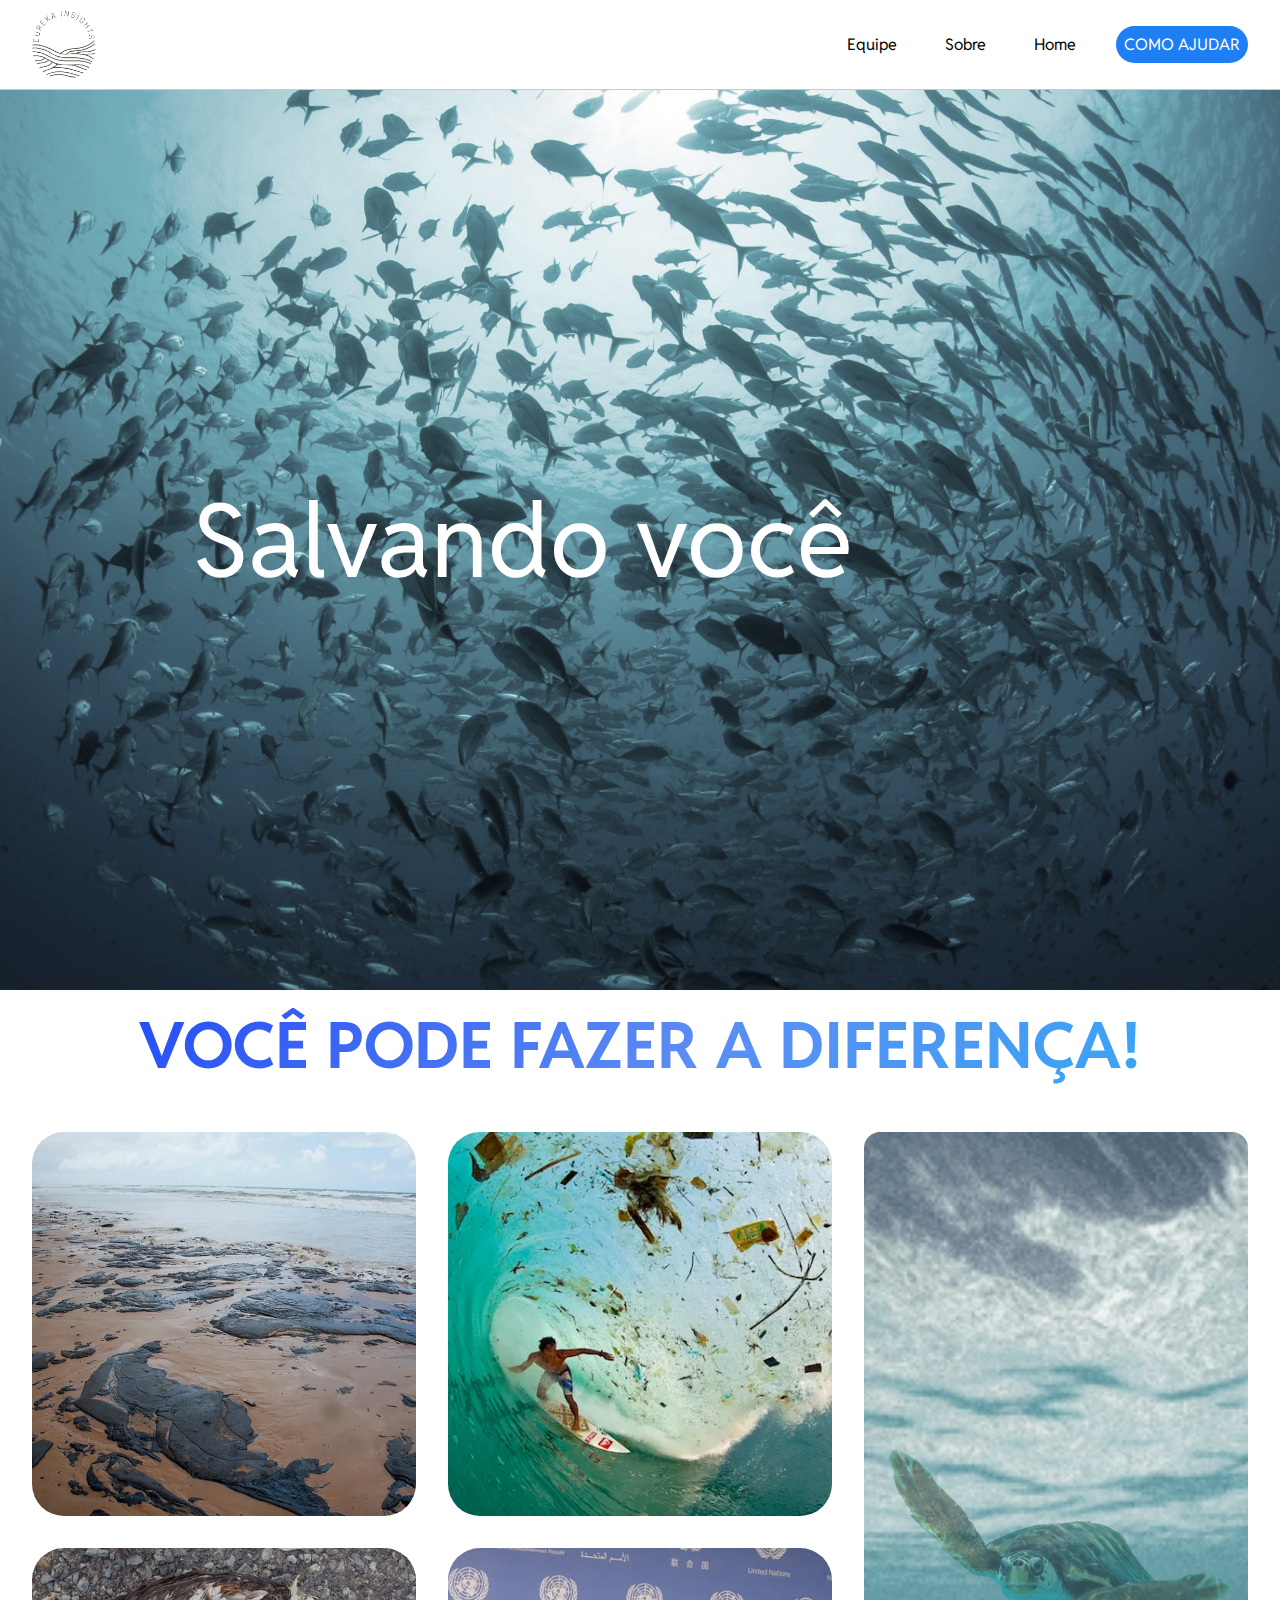
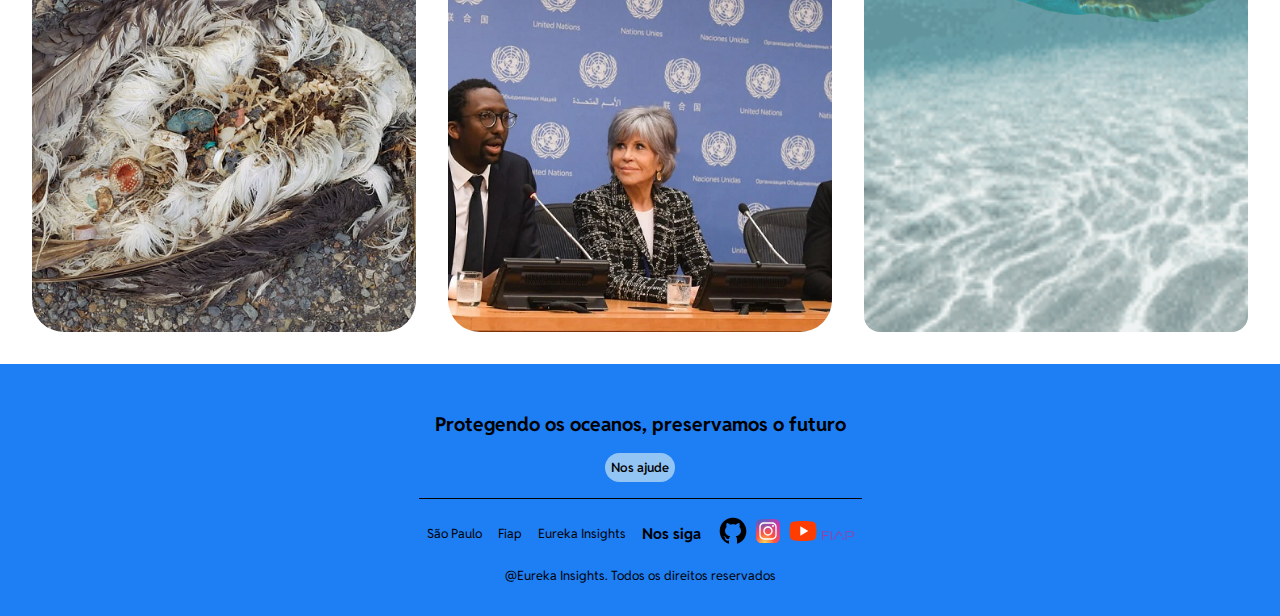
<file: index.html>
<!DOCTYPE html>
<html lang="pt-br">
  <head>
    <meta charset="UTF-8">
    <meta name="viewport" content="width=device-width, initial-scale=1.0">
    <title>Dashboard Azul</title>
    <link rel="stylesheet" href="styles.css">
    <script src="./script/script.js" defer></script>
  </head>
  <body>
    <!-- HEADERZAO -->
    <header class="header">
      <img id="logo" src="./img/eurekalogo.png" alt="Logo da Eureka">
      <div class="botoes__acao">
        <a class="botoes__acao__botao" href="./html/integrantes.html">Equipe</a>
        <a class="botoes__acao__botao" href="./html/sobreaeureka.html">Sobre</a>
        <a class="botoes__acao__botao" href=".index.html">Home</a>
        <a class="botoes__acao__botao ajuda" href="./html/comoajudar.html"
          >COMO AJUDAR</a
        >
      </div>
      <div class="dropdown-menu">
        <input type="checkbox" id="menu">
        <label for="menu"></label>
        <div class="menu-content">
          <ul>
            <li>
              <a class="botoes__acao__botao" href="./html/integrantes.html"
                >Equipe</a
              >
            </li>
            <li>
              <a class="botoes__acao__botao" href="./html/sobreaeureka.html"
                >Sobre</a
              >
            </li>
            <li><a class="botoes__acao__botao" href="./index.html">Home</a></li>
            <li><a class="botoes__acao__botao ajuda" href="">Ajuda</a></li>
          </ul>
        </div>
      </div>
    </header>
    <main>
      <div class="apresentacao__menu">
        <div class="legenda__apresentacao">
          <span class="salvando"
            >Salvando <span class="sec-texto">vocês?</span></span
          >
        </div>
        <img
            class="video_home"
            src="./img/peixes.jpeg"
            alt="Cardume de peixes"
          >
      </div>
      <div class="bemvindo">
        <h1 class="topico">VOCÊ PODE FAZER A DIFERENÇA!</h1>
      </div>
      <div class="grid__items">
        <div class="container item1">
          <img
            class="video__cut"
            src="./img/petroleooceano.webp"
            alt="Petróleo na praia"
          >
          <div class="overlay">
            <h1>O impacto do petróleo nos oceanos</h1>
            <p>
              Veja as discussões atuais de medidas de prevenção e mitigação para
              reduzir os danos causados pelo derramamento de petróleo e promover
              a sustentabilidade dos oceanos.
            </p>
          </div>
        </div>
        <div class="container item2">
          <img
            class="video__cut"
            src="./img/surf-no-lixo.webp"
            alt="Homem surfando em praia de lixo"
          >
          <div class="overlay">
            <div class="surfista">
              <h1>O paraíso do surf e seus problemas</h1>
              <p>
                Descubra a história destas fotos de Zak Noyle, tiradas na
                cobiçada paisagem de Java em 2019
              </p>
            </div>
          </div>
        </div>
        <div class="container item3">
          <img
            class="video__cut"
            src="./img/albatroz4.jpg"
            alt="Albatroz ave morta com plátisco no estômago"
          >
          <div class="overlay">
            <h1>O plástico e o Albatroz</h1>
            <p>
              Uma das aves mais afetadas pelo plástico é o Albatroz, esta que já
              está em estado de alerta de extinção (já sofre com a captura de
              epinhel pelágico), participa do imenso numéro de aves e peixes que
              sofrem diretamente ou indiretamente com a polução
            </p>
          </div>
        </div>
        <div class="container item4">
          <img
            class="video__cut"
            src="./img/tratado-global-oceanos-conexao-planeta.jpg"
            alt="Reunião do Conselho da ONU"
          >
          <div class="overlay">
            <h1>A história de 15 anos de um Tratado Internacional Histórico</h1>
            <p>
              O tratado tem como objetivo principal combater ameaças e regular a
              exploração das águas profundas, protegendo cerca de 30% dessa área
              do planeta até 2030. O alto-mar representa 60% da superfície dos
              oceanos e fornece metade do oxigênio respirado pelas populações.
            </p>
          </div>
        </div>
        <div class="container item5">
          <img
            class="video_home"
            src="./img/oceano.gif"
            alt="Animação do oceano"
          >
          <img
            class="turtle-image"
            src="./img/tartaruga.png"
            alt="imagem de tartaruga"
          >
          <h1 class="central-text">OCEANO</h1>
        </div>
      </div>
    </main>
    <!-- INICIO DO FOOTER  -->
    <footer class="rodape">
      <div class="rodape__superior">
        <h2>Protegendo os oceanos, preservamos o futuro</h2>
        <a href="./html/comoajudar.html">Nos ajude</a>
      </div>
      <div class="rodape__inferior">
        <p>São Paulo</p>
        <p>Fiap</p>
        <p>Eureka Insights</p>
        <h3>Nos siga</h3>
        <div class="footerRedirect">
          <a id="githubLink" href="https://github.com/lemos000/Front"
            ><img
              class="footerLogos"
              src="./img/icons8-github.svg"
              alt="Imagem do Github"
          ></a>
          <a id="instaLink" href="https://www.instagram.com/fiapoficial/"
            ><img
              class="footerLogos"
              src="./img/icons8-insta.svg"
              alt="Imagem do instagram"
          ></a>
          <a id="ytLink" href="https://www.youtube.com/watch?v=Z-ABQMaHA3k"
            ><img
              class="footerLogos"
              src="./img/icons8-youtube.svg"
              alt="Imagem do youtube"
          ></a>
          <a
            id="fiapLink"
            href="https://www.fiap.com.br/graduacao/global-solution/  "
            ><img
              class="footerLogos"
              src="./img/fiap-logo.png"
              alt="Logo da Fiap"
          ></a>
        </div>
      </div>
      <p>@Eureka Insights. Todos os direitos reservados</p>
    </footer>
  </body>
</html>
</file>
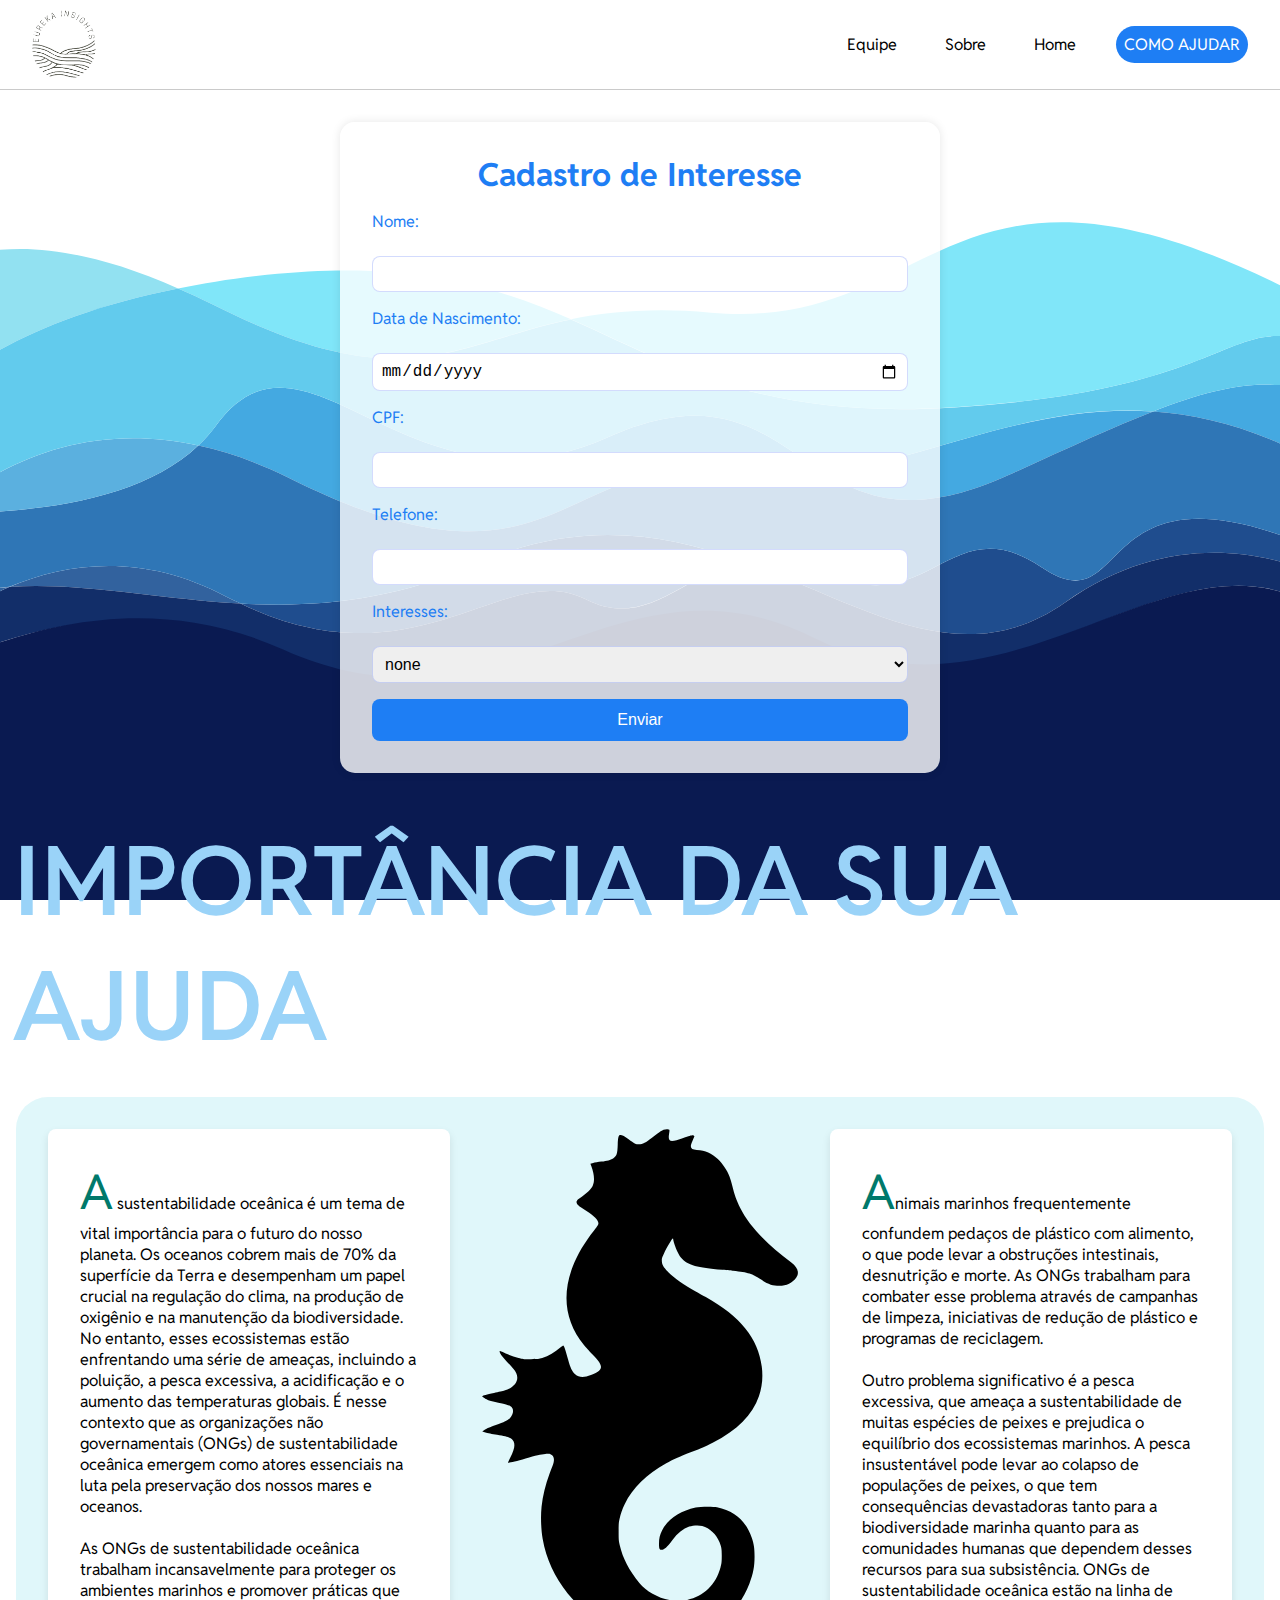
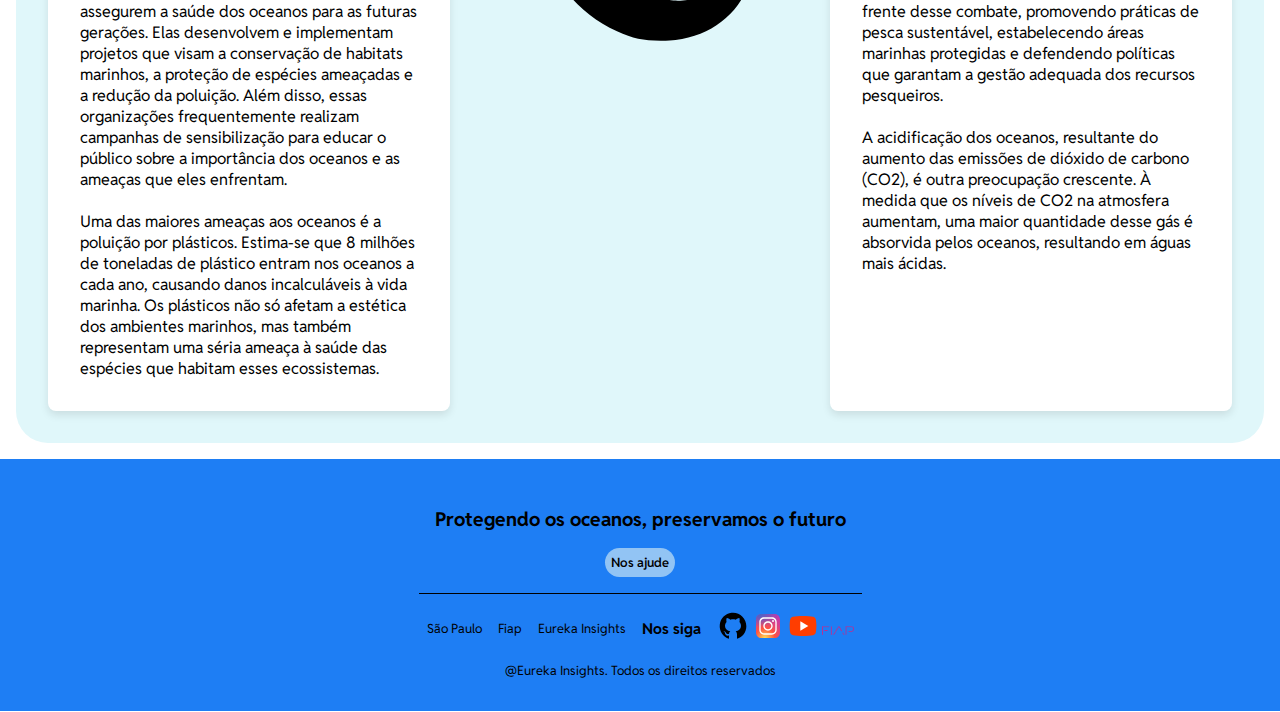
<file: html/comoajudar.html>
<!DOCTYPE html>
<html lang="pt-br">
  <head>
    <meta charset="UTF-8">
    <meta name="viewport" content="width=device-width, initial-scale=1.0">
    <title>Dashboard Azul</title>
    <link rel="stylesheet" href="../styles.css">
    <script src="../script/script.js" defer></script>
  </head>
  <body>
    <header class="header">
      <img id="logo" src="../img/eurekalogo.png" alt="">
      <div class="botoes__acao">
        <a class="botoes__acao__botao" href="./integrantes.html">Equipe</a>
        <a class="botoes__acao__botao" href="./sobreaeureka.html">Sobre</a>
        <a class="botoes__acao__botao" href="../index.html">Home</a>
        <a class="botoes__acao__botao ajuda" href="">COMO AJUDAR</a>
      </div>
      <div class="dropdown-menu">
        <input type="checkbox" id="menu" >
        <label for="menu"></label>
        <div class="menu-content">
          <ul>
            <li>
              <a class="botoes__acao__botao" href="./integrantes.html"
                >Equipe</a
              >
            </li>
            <li>
              <a class="botoes__acao__botao" href="./sobreaeureka.html"
                >Sobre</a
              >
            </li>
            <li>
              <a class="botoes__acao__botao" href="../index.html">Home</a>
            </li>
            <li>
              <a class="botoes__acao__botao ajuda" href="./comoajudar.html"
                >Ajuda</a
              >
            </li>
          </ul>
        </div>
      </div>
    </header>
    <main>
      <section class="cadastro__interesse">
        <h2>Cadastro de Interesse</h2>
        <form class="form__cadastro">
          <label for="nome">Nome:</label>
          <input type="text" id="nome" name="nome" required>

          <label for="nascimento">Data de Nascimento:</label>
          <input type="date" id="nascimento" name="nascimento" required>

          <label for="cpf">CPF:</label>
          <input type="text" id="cpf" name="cpf" required>

          <label for="telefone">Telefone:</label>
          <input type="tel" id="telefone" name="telefone" required>

          <label for="interesses">Interesses:</label>
          <select id="interesses" name="interesses" required>
            <option value="" label="none"></option>
            <option value="programas">Programas Educativos</option>
            <option value="campanhas">Campanhas de Mídia</option>
            <option value="atividades">
              Participação em Atividades de Limpeza
            </option>
            <option value="divulgacao">Divulgação de Informações</option>
          </select>

          <button type="submit">Enviar</button>
        </form>
      </section>
      <h1 class="titulo__integrante text-scroll text-scroll-start">
        IMPORTÂNCIA DA SUA AJUDA
      </h1>
      <div class="texto__ajudar">
        <p class="bloco__texto">
          <span class="primeira__letra">A</span> sustentabilidade oceânica é um
          tema de vital importância para o futuro do nosso planeta. Os oceanos
          cobrem mais de 70% da superfície da Terra e desempenham um papel
          crucial na regulação do clima, na produção de oxigênio e na manutenção
          da biodiversidade. No entanto, esses ecossistemas estão enfrentando
          uma série de ameaças, incluindo a poluição, a pesca excessiva, a
          acidificação e o aumento das temperaturas globais. É nesse contexto
          que as organizações não governamentais (ONGs) de sustentabilidade
          oceânica emergem como atores essenciais na luta pela preservação dos
          nossos mares e oceanos. <br><br>

          As ONGs de sustentabilidade oceânica trabalham incansavelmente para
          proteger os ambientes marinhos e promover práticas que assegurem a
          saúde dos oceanos para as futuras gerações. Elas desenvolvem e
          implementam projetos que visam a conservação de habitats marinhos, a
          proteção de espécies ameaçadas e a redução da poluição. Além disso,
          essas organizações frequentemente realizam campanhas de sensibilização
          para educar o público sobre a importância dos oceanos e as ameaças que
          eles enfrentam. <br><br>

          Uma das maiores ameaças aos oceanos é a poluição por plásticos.
          Estima-se que 8 milhões de toneladas de plástico entram nos oceanos a
          cada ano, causando danos incalculáveis à vida marinha. Os plásticos
          não só afetam a estética dos ambientes marinhos, mas também
          representam uma séria ameaça à saúde das espécies que habitam esses
          ecossistemas.
        </p>
        <img class="cavalo__marinho" src="../img/cavalo-marinho.svg" alt="Cavalo Marinho">
        <p class="bloco__texto">
          <span class="primeira__letra">A</span>nimais marinhos frequentemente
          confundem pedaços de plástico com alimento, o que pode levar a
          obstruções intestinais, desnutrição e morte. As ONGs trabalham para
          combater esse problema através de campanhas de limpeza, iniciativas de
          redução de plástico e programas de reciclagem. <br><br>

          Outro problema significativo é a pesca excessiva, que ameaça a
          sustentabilidade de muitas espécies de peixes e prejudica o equilíbrio
          dos ecossistemas marinhos. A pesca insustentável pode levar ao colapso
          de populações de peixes, o que tem consequências devastadoras tanto
          para a biodiversidade marinha quanto para as comunidades humanas que
          dependem desses recursos para sua subsistência. ONGs de
          sustentabilidade oceânica estão na linha de frente desse combate,
          promovendo práticas de pesca sustentável, estabelecendo áreas marinhas
          protegidas e defendendo políticas que garantam a gestão adequada dos
          recursos pesqueiros. <br><br>

          A acidificação dos oceanos, resultante do aumento das emissões de
          dióxido de carbono (CO2), é outra preocupação crescente. À medida que
          os níveis de CO2 na atmosfera aumentam, uma maior quantidade desse gás
          é absorvida pelos oceanos, resultando em águas mais ácidas.
        </p>
      </div>
    </main>
    <footer class="rodape">
      <div class="rodape__superior">
        <h2>Protegendo os oceanos, preservamos o futuro</h2>
        <a href="../html/comoajudar.html">Nos ajude</a>
      </div>
      <div class="rodape__inferior">
        <p>São Paulo</p>
        <p>Fiap</p>
        <p>Eureka Insights</p>
        <h3>Nos siga</h3>
        <div class="footerRedirect">
          <a id="githubLink" href="https://github.com/lemos000/Front"
            ><img
              class="footerLogos"
              src="../img/icons8-github.svg"
              alt="Imagem do Github"></a>
          <a id="instaLink" href="https://www.instagram.com/fiapoficial/"
            ><img
              class="footerLogos"
              src="../img/icons8-insta.svg"
              alt="Imagem do instagram"></a>
          <a id="ytLink" href="https://www.youtube.com/watch?v=Z-ABQMaHA3k"
            ><img
              class="footerLogos"
              src="../img/icons8-youtube.svg"
              alt="Imagem do youtube"></a>
          <a
            id="fiapLink"
            href="https://www.fiap.com.br/graduacao/global-solution/  "
            ><img
              class="footerLogos"
              src="../img/fiap-logo.png"
              alt="Logo da Fiap"></a>
        </div>
      </div>
      <p>@Eureka Insights. Todos os direitos reservados</p>
    </footer>
  </body>
</html>
</file>
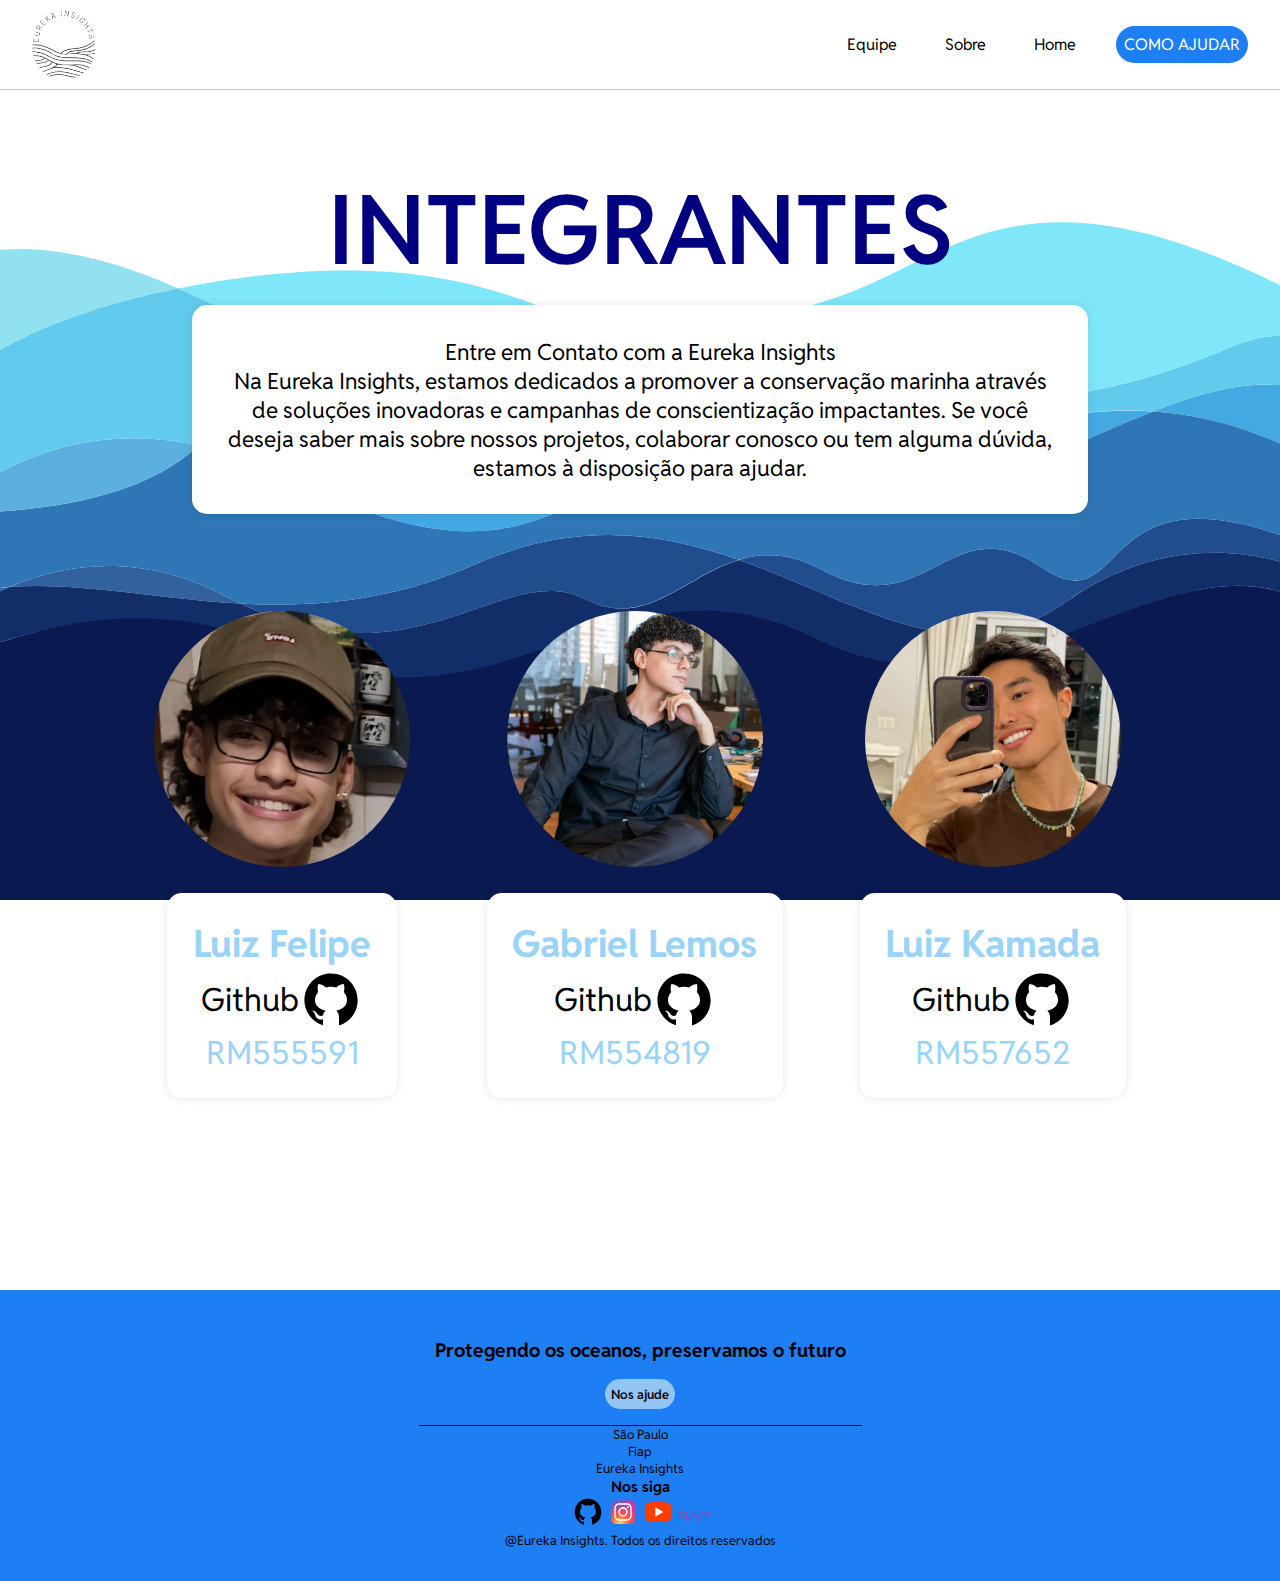
<file: html/integrantes.html>
<!DOCTYPE html>
<html lang="pt-br">
<head>
    <meta charset="UTF-8">
    <meta name="viewport" content="width=device-width, initial-scale=1.0">
    <title>Dashboard Azul</title>
    <link rel="stylesheet" href="../styles.css">
    <script src="../script/script.js" defer></script>
</head>
<body>
    <header class="header">
        <img id="logo" src="../img/eurekalogo.png" alt="">
        <div class="botoes__acao">
          <a class="botoes__acao__botao" href="./integrantes.html">Equipe</a>
          <a class="botoes__acao__botao" href="./sobreaeureka.html">Sobre</a>
          <a class="botoes__acao__botao" href="../index.html">Home</a>
          <a class="botoes__acao__botao ajuda" href="./comoajudar.html">COMO AJUDAR</a>
        </div>
        <div class="dropdown-menu">
          <input type="checkbox" id="menu">
          <label for="menu"></label>
          <div class="menu-content">
            <ul>
              <li><a class="botoes__acao__botao" href="./integrantes.html">Equipe</a></li>
              <li><a class="botoes__acao__botao" href="./sobreaeureka.html">Sobre</a></li>
              <li><a class="botoes__acao__botao" href="../index.html">Home</a></li>
              <li><a class="botoes__acao__botao ajuda" href="">Ajuda</a></li>
            </ul>
          </div>
        </div>
      </header>
    <main>
        <div class="integrantes">
            <h2 class ="titulo__integrante text-scroll-end">INTEGRANTES</h2>
            <div class ="quadro__contato">
                <p>Entre em Contato com a Eureka Insights</p>
                <p> Na Eureka Insights, estamos dedicados a promover a conservação marinha através de soluções inovadoras e campanhas de conscientização impactantes. Se você deseja saber mais sobre nossos projetos, colaborar conosco ou tem alguma dúvida, estamos à disposição para ajudar.</p>
            </div>
            <br>
            <div class="integrantes__container text-scroll text-scroll-start">
                <div class="integrantes__card">
                    <img class="img__integrante" src="../img/luiz.jpg" alt="Integrante Luiz Felipe">
                    <div class="legenda__integrantes">
                        <h3>Luiz Felipe</h3>
                        <a class="git__hub" target="_blank" href="https://github.com/L3to">Github <img class="git" src="../img/icons8-github.svg" alt="Icon GitHub"></a>
                        <p>RM555591</p>
                    </div>
                </div>
                <div class="integrantes__card">
                    <img class="img__integrante" src="../img/lemos.jpg" alt="">
                    <div class="legenda__integrantes">
                        <h3>Gabriel Lemos</h3>
                        <a class="git__hub" target="_blank" href="https://github.com/lemos000">Github <img class="git" src="../img/icons8-github.svg" alt="Icon GitHub"></a>
                        <p>RM554819</p>
                    </div>
                </div>
                <div class="integrantes__card">
                    <img class="img__integrante" src="../img/kamada.jpg" alt="">
                    <div class="legenda__integrantes">
                        <h3>Luiz Kamada</h3>
                        <a class="git__hub" target="_blank" href="https://github.com/luizkamada">Github <img class="git" src="../img/icons8-github.svg" alt="Icon GitHub"></a>
                        <p>RM557652</p>
                    </div>
                </div>
                <section class="sticky">
                    <div class="bubbles">
                        <div class="bubble"></div>
                      <div class="bubble"></div>
                      <div class="bubble"></div>
                      <div class="bubble"></div>
                      <div class="bubble"></div>
                      <div class="bubble"></div>
                      <div class="bubble"></div>
                      <div class="bubble"></div>
                      <div class="bubble"></div>
                      <div class="bubble"></div>
                      
                    </div>
                </section>
            </div>
        </div>
    </main>
    <footer class="rodape">
        <div class="rodape__superior">
            <h2>Protegendo os oceanos, preservamos o futuro</h2>
            <a href="../html/comoajudar.html">Nos ajude</a>
        </div>
        <p>São Paulo</p>
        <p>Fiap</p>
        <p>Eureka Insights</p>
        <h3>Nos siga</h3>
        <div class="footerRedirect">
            <a  id="githubLink" href="https://github.com/lemos000/Front"><img class="footerLogos" src="../img/icons8-github.svg" alt="Imagem do Github"></a> 
            <a  id="instaLink" href="https://www.instagram.com/fiapoficial/"><img class="footerLogos" src="../img/icons8-insta.svg" alt="Imagem do instagram"></a>
            <a  id="ytLink" href="https://www.youtube.com/watch?v=Z-ABQMaHA3k"><img class="footerLogos" src="../img/icons8-youtube.svg" alt="Imagem do youtube"></a> 
            <a  id="fiapLink" href="https://www.fiap.com.br/graduacao/global-solution/  "><img class="footerLogos" src="../img/fiap-logo.png" alt="Logo da Fiap"></a>
        </div>
        <p>@Eureka Insights. Todos os direitos reservados</p>
    </footer>
</body>
</html>
</file>
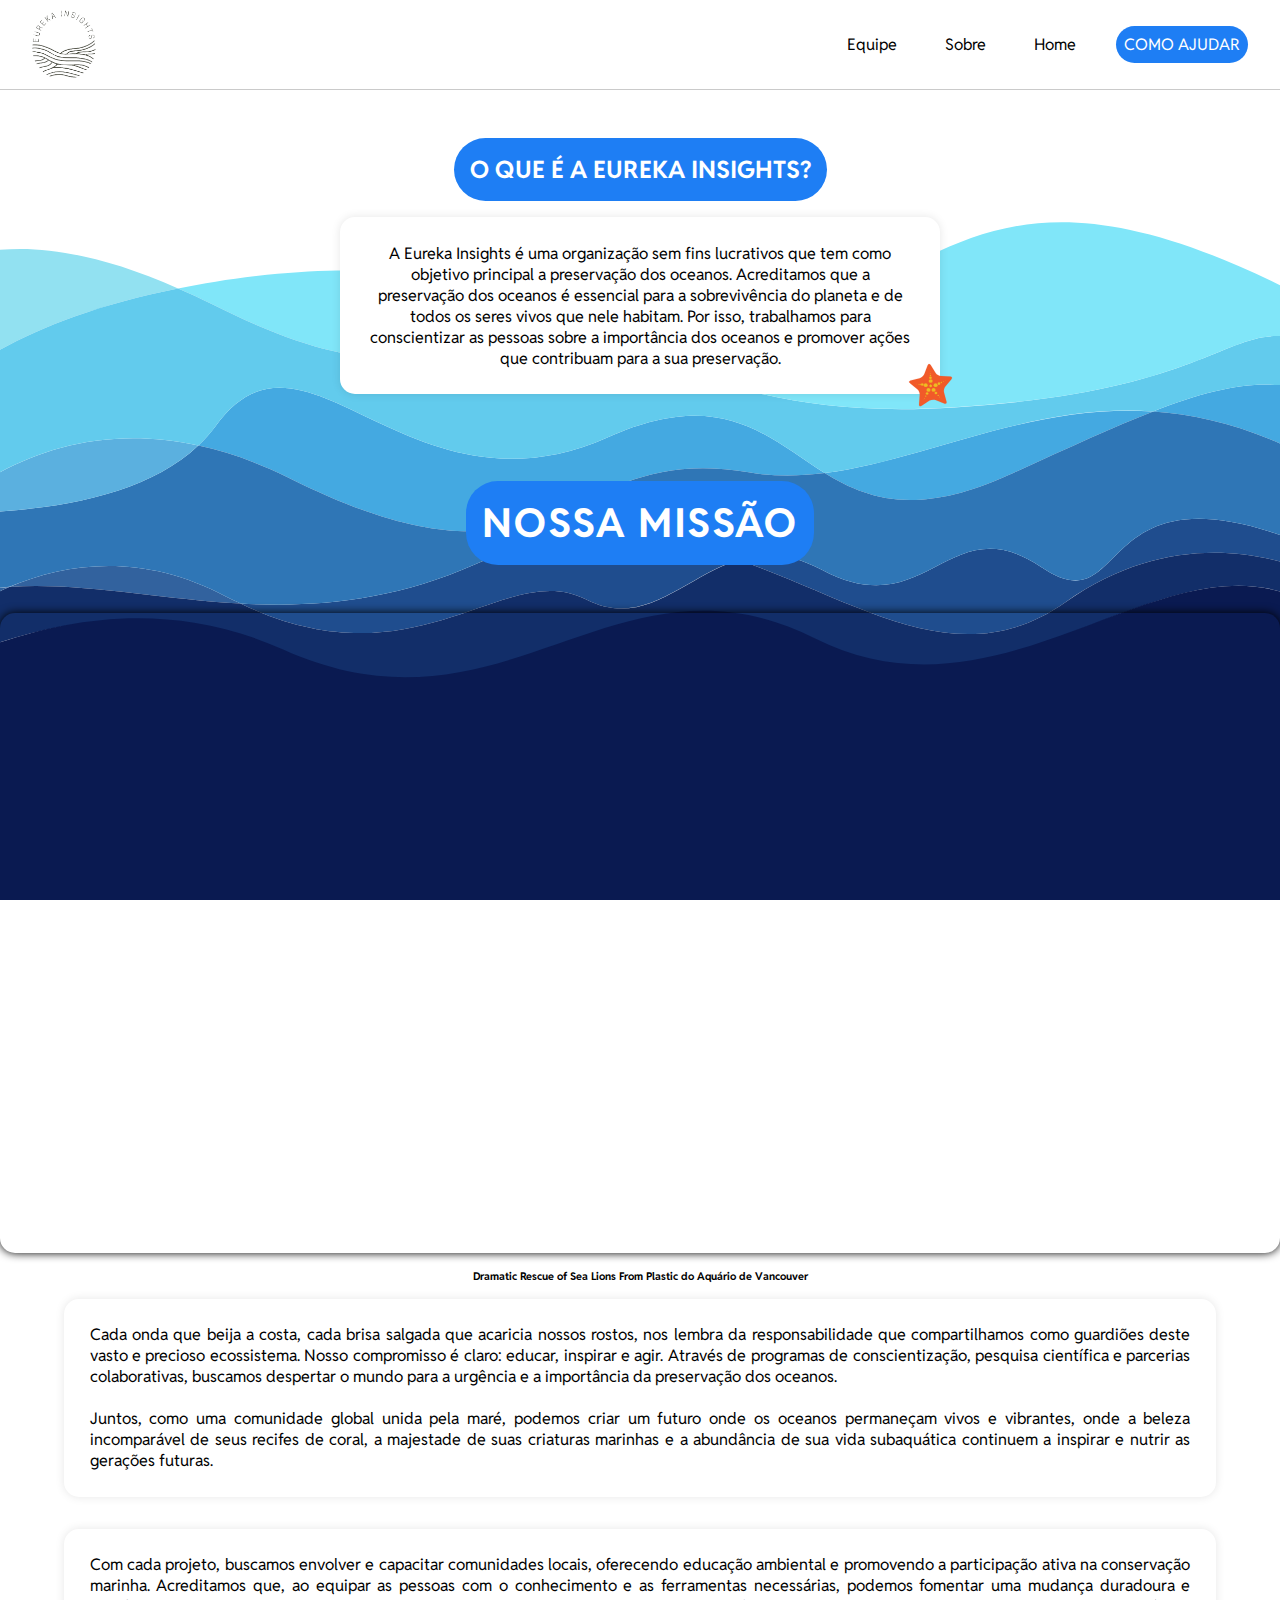
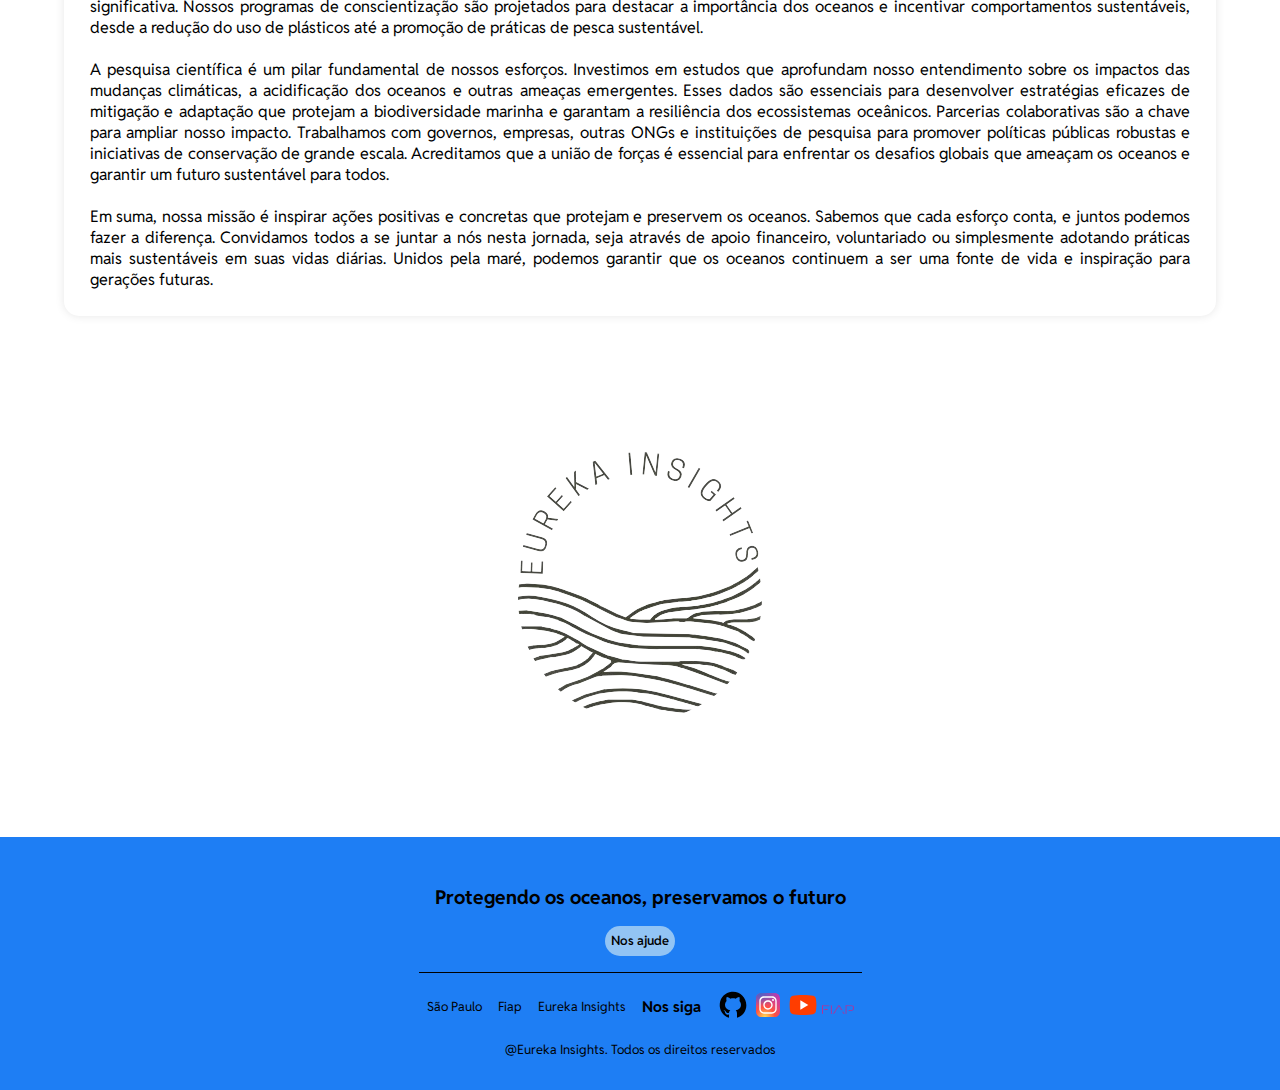
<file: html/sobreaeureka.html>
<!DOCTYPE html>
<html lang="pt-br">
  <head>
    <meta charset="UTF-8">
    <meta name="viewport" content="width=device-width, initial-scale=1.0">
    <title>Sobre a Eureka</title>
    <link rel="stylesheet" href="../styles.css">
    <script src="../script/script.js" defer></script>
  </head>
  <body>
    <header class="header">
      <img id="logo" src="../img/eurekalogo.png" alt="">
      <div class="botoes__acao">
        <a class="botoes__acao__botao" href="./integrantes.html">Equipe</a>
        <a class="botoes__acao__botao" href="./sobreaeureka.html">Sobre</a>
        <a class="botoes__acao__botao" href="../index.html">Home</a>
        <a class="botoes__acao__botao ajuda" href="./comoajudar.html"
          >COMO AJUDAR</a
        >
      </div>
      <div class="dropdown-menu">
        <input type="checkbox" id="menu">
        <label for="menu"></label>
        <div class="menu-content">
          <ul>
            <li>
              <a class="botoes__acao__botao" href="./integrantes.html"
                >Equipe</a
              >
            </li>
            <li>
              <a class="botoes__acao__botao" href="./sobreaeureka.html"
                >Sobre</a
              >
            </li>
            <li>
              <a class="botoes__acao__botao" href="../index.html">Home</a>
            </li>
            <li><a class="botoes__acao__botao ajuda" href="">Ajuda</a></li>
          </ul>
        </div>
      </div>
    </header>
    <main>
      <div class="sobre">
        <h2 class="eureka">O QUE É A EUREKA INSIGHTS?</h2>
        <p class="eureka__texto">
          A Eureka Insights é uma organização sem fins lucrativos que tem como
          objetivo principal a preservação dos oceanos. Acreditamos que a
          preservação dos oceanos é essencial para a sobrevivência do planeta e
          de todos os seres vivos que nele habitam. Por isso, trabalhamos para
          conscientizar as pessoas sobre a importância dos oceanos e promover
          ações que contribuam para a sua preservação.<img
            class="estrela"
            src="../img/star-figura.svg"
            alt="Estrela Do Mar"
          >
        </p>
      </div>
      <h2 class="missao">NOSSA MISSÃO</h2>
      <div class="video_foca">
        <iframe
    class="focas"
    src="https://www.youtube.com/embed/CRrcrqY5AVk?autoplay=1&mute=1&loop=1&playlist=CRrcrqY5AVk"
    frameborder="0"
    allow="autoplay; encrypted-media"
    allowfullscreen>
        </iframe>
      </div>
        <h6 class="missao__texto">
          Dramatic Rescue of Sea Lions From Plastic do Aquário de Vancouver
        </h6>
      </div>
      <div class="padding__missao">
        <p class="descricao__missao">
          Cada onda que beija a costa, cada brisa salgada que acaricia nossos
          rostos, nos lembra da responsabilidade que compartilhamos como
          guardiões deste vasto e precioso ecossistema. Nosso compromisso é
          claro: educar, inspirar e agir. Através de programas de
          conscientização, pesquisa científica e parcerias colaborativas,
          buscamos despertar o mundo para a urgência e a importância da
          preservação dos oceanos. <br>
          <br>
          Juntos, como uma comunidade global unida pela maré, podemos criar um
          futuro onde os oceanos permaneçam vivos e vibrantes, onde a beleza
          incomparável de seus recifes de coral, a majestade de suas criaturas
          marinhas e a abundância de sua vida subaquática continuem a inspirar e
          nutrir as gerações futuras.
        </p>
        <div class="texto__sobre__imagem">
          <p class="descricao__missao">
            Com cada projeto, buscamos envolver e capacitar comunidades locais,
            oferecendo educação ambiental e promovendo a participação ativa na
            conservação marinha. Acreditamos que, ao equipar as pessoas com o
            conhecimento e as ferramentas necessárias, podemos fomentar uma
            mudança duradoura e significativa. Nossos programas de
            conscientização são projetados para destacar a importância dos
            oceanos e incentivar comportamentos sustentáveis, desde a redução do
            uso de plásticos até a promoção de práticas de pesca sustentável.
            <br><br>
            A pesquisa científica é um pilar fundamental de nossos esforços.
            Investimos em estudos que aprofundam nosso entendimento sobre os
            impactos das mudanças climáticas, a acidificação dos oceanos e
            outras ameaças emergentes. Esses dados são essenciais para
            desenvolver estratégias eficazes de mitigação e adaptação que
            protejam a biodiversidade marinha e garantam a resiliência dos
            ecossistemas oceânicos. Parcerias colaborativas são a chave para
            ampliar nosso impacto. Trabalhamos com governos, empresas, outras
            ONGs e instituições de pesquisa para promover políticas públicas
            robustas e iniciativas de conservação de grande escala. Acreditamos
            que a união de forças é essencial para enfrentar os desafios globais
            que ameaçam os oceanos e garantir um futuro sustentável para todos.
            <br><br>Em suma, nossa missão é inspirar ações positivas e
            concretas que protejam e preservem os oceanos. Sabemos que cada
            esforço conta, e juntos podemos fazer a diferença. Convidamos todos
            a se juntar a nós nesta jornada, seja através de apoio financeiro,
            voluntariado ou simplesmente adotando práticas mais sustentáveis em
            suas vidas diárias. Unidos pela maré, podemos garantir que os
            oceanos continuem a ser uma fonte de vida e inspiração para gerações
            futuras.
          </p>
          <img
            class="logo__sobre"
            src="../img/eureka-removebg-preview.png"
            alt=""
          >
        </div>
      </div>
    </main>
    <footer class="rodape">
      <div class="rodape__superior">
        <h2>Protegendo os oceanos, preservamos o futuro</h2>
        <a href="../html/comoajudar.html">Nos ajude</a>
      </div>
      <div class="rodape__inferior">
        <p>São Paulo</p>
        <p>Fiap</p>
        <p>Eureka Insights</p>
        <h3>Nos siga</h3>
        <div class="footerRedirect">
          <a id="githubLink" href="https://github.com/lemos000/Front"
            ><img
              class="footerLogos"
              src="../img/icons8-github.svg"
              alt="Imagem do Github"
          ></a>
          <a id="instaLink" href="https://www.instagram.com/fiapoficial/"
            ><img
              class="footerLogos"
              src="../img/icons8-insta.svg"
              alt="Imagem do instagram"
          ></a>
          <a id="ytLink" href="https://www.youtube.com/watch?v=Z-ABQMaHA3k"
            ><img
              class="footerLogos"
              src="../img/icons8-youtube.svg"
              alt="Imagem do youtube"
          ></a>
          <a
            id="fiapLink"
            href="https://www.fiap.com.br/graduacao/global-solution/  "
            ><img
              class="footerLogos"
              src="../img/fiap-logo.png"
              alt="Logo da Fiap"
          ></a>
        </div>
      </div>
      <p>@Eureka Insights. Todos os direitos reservados</p>
    </footer>
  </body>
</html>
</file>
<file: styles.css>
@import url('https://fonts.googleapis.com/css2?family=Reddit+Sans:ital,wght@0,200..900;1,200..900&display=swap');

:root {
    --sea-color: #1E7EF4;
    --ocean-color: #5B8DF4;
    --lake-color: rgba(36, 74, 245, 0.2);
    --lagoon-color: #22b5f4;
    --river-color: #58c5f5;
    --water-color: #92c4f4;
}

* {
    box-sizing: border-box;
    padding: 0;
    margin: 0;
}

html, body {
    height: 100%;
    margin: 0;
}

body {
    overflow-x: hidden;
    font-family: 'Reddit Sans', sans-serif;
    background-image: url(./img/background-sea.svg);
    background-size: cover;
    background-repeat: no-repeat;
    background-attachment: fixed;
    background-position: center;
}

header {
    top: 0;
    width: 100%;
    height: 10vh;
    background-color: var(--header-color);
}

main {
    display: flex;
    flex-direction: column;
    align-items: center;
    width: 100%;
}

.header {
    width: 100%;
    padding: 0.3rem 2rem;
    display: flex;
    justify-content: space-between;
    border-bottom: 1px solid #cacaca;
    background-color: white;
    align-items: center;
}

#logo {
    width: 4rem;
    height: auto;
}

.botoes__acao {
    display: flex;
    gap: 2rem;
}

.botoes__acao__botao {
    text-decoration: none;
    padding: 0.5rem;
    border-radius: 2rem;
    color: black;
}

.ajuda {
    background-color: var(--sea-color);
    color: white;
}

.video_home {
    position: static;
    top: 0;
    left: 0;
    width: 100%;
    height: 100%;
    object-fit: cover;
    filter: grayscale(70%);
}

.sec-texto {
    display: inline-block;
}

.salvando {
    font-size: 8vw !important;
    padding: 5vw;
    position: absolute;
    width: 100%;
    color: white;
}

.bemvindo {
    display: flex;
    align-items: center;
    justify-content: center;
    background-color: #fff;
    width: 100%;
}

.container {
    min-width: 30vw;
    min-height: 30vw;
    position: relative;
    overflow: hidden;
    border-radius: 1rem;
}

.container .video__cut {
    width: 100%;
    height: 100%;
    object-fit: cover;
    border-radius: 2rem;
}

.container .overlay {
    position: absolute;
    top: 0;
    left: 0;
    width: 100%;
    height: 100%;
    display: flex;
    justify-content: center;
    align-items: center;
    flex-direction: column;
    opacity: 0;
    transition: opacity 0.3s ease;
    color: white;
    text-align: center;
    padding: 20px;
    box-sizing: border-box;
    border-radius: 1rem;
}
.container:hover{
    cursor: pointer;
}
.container:hover .overlay {
    opacity: 1;
    cursor: pointer;
}
.item5:hover{
    cursor: pointer;
}

.container::before {
    content: "";
    position: absolute;
    top: 0;
    left: 0;
    width: 100%;
    height: 100%;
    background-color: rgba(0, 0, 0, 0);
    border-radius: 1.4rem;
    transition: background-color 0.3s ease;
}

.container:hover::before {
    background-color: rgba(0, 0, 0, 0.5);
}

.overlay h1, .overlay p {
    margin: 0 0 15px;
}

.overlay p:last-of-type {
    margin-bottom: 0;
}

.item2 .overlay {
    background-image: url(./img/barco-no-lixo.webp);
    background-repeat: no-repeat;
    background-position: center;
    background-size: cover;
}

.item2 .overlay::after {
    content: "";
    position: absolute;
    top: 0;
    left: 0;
    width: 100%;
    height: 100%;
    background-color: rgba(0, 0, 0, 0.5);
    border-radius: 1rem;
    transition: background-color 0.3s ease;
    z-index: 1;
}

.surfista {
    z-index: 2;
}

.topico {
    padding: 1vw;
    text-transform: uppercase;
    background-image: linear-gradient(
        -225deg,
        #244AF5 0%,
        #5B8DF4 29%,
        #22B5F4 67%,
        #1e7ef4 100%
    );
    background-size: auto auto;
    background-clip: border-box;
    background-size: 200% auto;
    color: #fff;
    background-clip: text;
    -webkit-background-clip: text;
    -webkit-text-fill-color: transparent;
    animation: textclip 2s linear infinite;
    display: inline-block;
    font-size: 5vw;
}

@keyframes textclip {
    to {
        background-position: 200% center;
    }
}

.grid__items {
    font-size: 1rem;
    justify-content: center;
    display: grid;
    grid-template-columns: repeat(auto-fit, minmax(150px, 1fr));
    gap: 2em;
    padding: 2rem;
    grid-template-areas: 
        "item1 item2 item5"
        "item3 item4 item5";
}

.item1 { grid-area: item1; }
.item2 { grid-area: item2; }
.item3 { grid-area: item3; }
.item4 { grid-area: item4; }
.item5 { grid-area: item5; }

.rodape {
    font-size: 0.8rem;
    width: 100%;
    padding: 2rem;
    display: flex;
    flex-direction: column;
    align-items: center;
    background-color: var(--sea-color);
}

.rodape__superior {
    display: flex;
    flex-direction: column;
    align-items: center;
    gap: 1rem;
    border-bottom: 1px solid black;
    padding: 1rem;
}

.rodape__superior a {
    font-weight: 600;
    color: black;
    text-decoration: none;
    background-color: var(--water-color);
    border-radius: 2rem;
    padding: 0.4rem;
}

.rodape__inferior {
    align-items: center;
    display: flex;
    padding: 1rem;
    gap: 1rem;
    flex-wrap: wrap;
    justify-content: center;
}

.dropdown-menu {
    display: none;
}


.apresentacao__menu {
    width: 100%;
    height: 100vh; 
    display: flex;
    justify-content: center;
    align-items: center;
    position: relative;
}

.legenda__apresentacao {
    width: 100%;
    display: flex;
    justify-content: center;
    align-items: center;
    position: absolute;
    top: 50%;
    left: 60%;
    transform: translate(-50%, -50%);
    text-align: left;
    z-index: 1;

}

.salvando {
    font-size: 8vw !important;
    color: white;
}

.integrantes__container {
    padding: 5vw;
    display: flex;
    justify-content: center;
    gap: 4vw;
    align-items: center;
    flex-wrap: wrap;
}

.integrantes__card {
    padding: 1vw;
    border-radius: 2rem;
    z-index: 1;
    display: flex;
    gap: 2vw;
    flex-direction: column;
    align-items: center;
}

.img__integrante {
    width: 20vw;
    height: 20vw;
    border-radius: 20vw;
    object-fit: cover;
    transition: transform 0.1s ease-in-out, border 0.1s ease-in-out;
}

.img__integrante:hover {
    transform: scale(1.05);
    border: 1vw inset #0866da;
}

.integrantes {
    display: flex;
    padding: 5vw;
    align-items: center;
    flex-direction: column;
}

.quadro__contato {
    background-color: white;
    width: 70vw;
    text-align: center;
    justify-content: center;
    font-size: 1.4rem;
    z-index: 1;
    position: relative;
    padding: 2rem;
    border-radius: 15px;
    box-shadow: 0 0 10px rgba(0, 0, 0, 0.1);
}

.titulo__integrante {
    color: #e0f7fa;
    font-size: 6rem;
    font-weight: 600;
    padding: 1vw;
    z-index: 1;
    background-image: url();
    background-position: center;
    background-size: contain;
    background-repeat: no-repeat;
}

.legenda__integrantes {
    font-size: 2rem;
    padding: 2vw;
    border-radius: 15px;
    display: flex;
    flex-direction: column;
    justify-content: center;
    align-items: center;
    background-color: #fff;
    border-radius: 15px;
    box-shadow: 0 0 10px rgba(0, 0, 0, 0.1);
}

.bubbles {
    position: absolute;
    width: 100%;
    height: 90%;
    z-index: 0;
    overflow: hidden;
    bottom: 0;
    left: 0;
}

.bubble {
    position: absolute;
    bottom: -100px;
    width: 40px;
    height: 40px;
    background: #f1f1f1;
    border-radius: 50%;
    opacity: 0.5;
    animation: rise 10s infinite ease-in;
}

.bubble:nth-child(1) {
    width: 40px;
    height: 40px;
    left: 10%;
    animation-duration: 8s;
}

.bubble:nth-child(2) {
    width: 20px;
    height: 20px;
    left: 20%;
    animation-duration: 5s;
    animation-delay: 1s;
}

.bubble:nth-child(3) {
    width: 50px;
    height: 50px;
    left: 35%;
    animation-duration: 7s;
    animation-delay: 2s;
}

.bubble:nth-child(4) {
    width: 80px;
    height: 80px;
    left: 50%;
    animation-duration: 11s;
    animation-delay: 0s;
}

.bubble:nth-child(5) {
    width: 35px;
    height: 35px;
    left: 55%;
    animation-duration: 6s;
    animation-delay: 1s;
}

.bubble:nth-child(6) {
    width: 45px;
    height: 45px;
    left: 65%;
    animation-duration: 8s;
    animation-delay: 3s;
}

.bubble:nth-child(7) {
    width: 90px;
    height: 90px;
    left: 70%;
    animation-duration: 12s;
    animation-delay: 2s;
}

.bubble:nth-child(8) {
    width: 25px;
    height: 25px;
    left: 80%;
    animation-duration: 6s;
    animation-delay: 2s;
}

.bubble:nth-child(9) {
    width: 15px;
    height: 15px;
    left: 70%;
    animation-duration: 5s;
    animation-delay: 1s;
}

.bubble:nth-child(10) {
    width: 90px;
    height: 90px;
    left: 25%;
    animation-duration: 10s;
    animation-delay: 4s;
}

@keyframes rise {
    0% {
        bottom: -100px;
        transform: translateX(0);
    }
    50% {
        transform: translateX(100px);
    }
    100% {
        bottom: 1080px;
        transform: translateX(-200px);
    }
}

.git {
    width: 5vw;
}

.git__hub {
    display: flex;
    align-items: center;
    text-decoration: none;
    color: black;
}



.container.item5 {
    position: relative;
    height: 100%;
    overflow: hidden;
}

.container.item5 .video_home {
    position: absolute;
    top: 0;
    left: 0;
    width: 100%;
    height: 100%;
    object-fit: cover;
    z-index: 1;
}

.container.item5 .turtle-image {
    position: absolute;
    top: 50%;
    left: 50%;
    transform: translate(-50%, -40%) scale(1);
    width: auto;
    height: auto;
    max-width: 100%;
    max-height: 100%;
    opacity: 0.5;
    transition: opacity 0.3s ease, transform 0.3s ease; 
    z-index: 2; 
}

.container.item5:hover .turtle-image {
    opacity: 1;
    transform: translate(-50%, -50%) scale(1.2);
}

.container.item5 .central-text {
    position: absolute;
    top: 50%;
    left: 50%;
    transform: translate(-50%, -50%) scale(0);
    color: white;
    font-size: 5vw;
    text-align: center;
    z-index: 3; 
    transition: transform 0.3s ease; 
    opacity: 0;
}

.container.item5:hover .central-text {
    transform: translate(-50%, -50%) scale(1);
    opacity: 1;
}

.eureka {
    padding: 1rem;
    background-color: var(--sea-color);
    border-radius: 2rem;
    box-shadow: inset;
    color: white;
    width: fit-content;
}

.sobre {
    text-align: center;
    align-items: center;
    display: flex;
    flex-direction: column;
    padding: 3vw;
    padding-top: 3rem;
}

.eureka__texto {
    margin: 1rem;
    display: flex;
    flex-direction: column;
    padding: 2vw;
    background-color: #fff;
    border-radius: 15px;
    box-shadow: 0 0 10px rgba(0, 0, 0, 0.1);
    animation: slideInRight 1s forwards;
    width: 100%;
    max-width: 600px;
    position: relative; 
}

.estrela {
    position: absolute; 
    bottom: -1vw; 
    right: -1vw;
    width: 2.8rem;
}

.video_foca {
    display: flex;
    justify-content: center;
    flex-direction: column;
    align-items: center;
    width: 100%; 
    padding: 1rem;
}

.focas {
    width: 90%; 
    height: auto;
    border-radius: 15px;
    box-shadow: 0 0 10px rgba(0, 0, 0, 1); 
    object-fit: cover; 
    width: 100vw;
    height: 50vw;
}

.descricao__missao {
    text-align: center;
    margin: 1rem;
    padding: 2vw;
    background-color: #fff;
    border-radius: 15px;
    box-shadow: 0 0 10px rgba(0, 0, 0, 0.1);
    text-align: justify; 
    width: 90vw;
    animation: fadeIn 1s forwards;
}

.padding__missao {
    text-align: center;
    display: flex;
    justify-content: center;
    flex-direction: column;
    align-items: center;
    width: 70%;
}

@keyframes slideInRight {
    0% {
        opacity: 0;
        transform: translateX(100%);
    }
    100% {
        opacity: 1;
        transform: translateX(0);
    }
}

@keyframes fadeIn {
    0% {
        opacity: 0;
    }
    100% {
        opacity: 1;
    }
}

.missao {
    text-align: center;
    font-size: 2.5rem;
    margin: 2rem 0;
    color: white;
    letter-spacing: 0.1rem;
    position: relative;
    background-color: var(--sea-color);
    border-radius: 2rem;
    padding: 1rem;
}

.cadastro__interesse {
    background: rgba(255, 255, 255, 0.8);
    padding: 2rem;
    border-radius: 15px;
    box-shadow: 0 0 10px rgba(0, 0, 0, 0.1);
    width: 100%;
    max-width: 600px;
    margin: 2rem auto;
    text-align: center;
}

.cadastro__interesse h2 {
    font-size: 2rem;
    margin-bottom: 1rem;
    color: var(--sea-color);
}

.cadastro__interesse form {
    display: flex;
    flex-direction: column;
    gap: 1rem;
}

.cadastro__interesse label {
    font-size: 1rem;
    margin-bottom: 0.5rem;
    color: var(--sea-color);
    text-align: left;
}

.cadastro__interesse input,
.cadastro__interesse select {
    padding: 0.5rem;
    border: 1px solid var(--lake-color);
    border-radius: 8px;
    font-size: 1rem;
}

.cadastro__interesse input:focus,
.cadastro__interesse select:focus {
    border-color: var(--sea-color);
    outline: none;
}

.cadastro__interesse button {
    padding: 0.75rem;
    border: none;
    border-radius: 8px;
    background-color: var(--sea-color);
    color: white;
    font-size: 1rem;
    cursor: pointer;
    transition: background-color 0.3s ease;
}

.cadastro__interesse button:hover {
    background-color: var(--ocean-color);
}

.footerLogos{
    width: 2rem;
    height: auto;
}
.foooterRedirect{
    display: flex;
    align-items: center;
    justify-content: center;

}
.texto__ajudar {
    margin-top: 10px solid black;
    display: flex;
    justify-content: center;
    gap: 2rem;
    padding: 2rem;
    margin: 1rem;
    border-radius: 2rem;
    background-color: #e0f7fa;
}

.bloco__texto {
    width: 50%;
    padding: 2rem;
    background-color: #ffffff;
    border-radius: 8px;
    box-shadow: 0 4px 8px rgba(0, 0, 0, 0.1);
}

.primeira__letra {
    font-size: 3rem;
    color: #00796b;
}

.cavalo__marinho {
    height: 40vw;
    width: auto;
}
.text-scroll {
    transition: color 0.3s ease;
}

.text-scroll-start {
    color: rgb(154, 211, 248);
}

.text-scroll-end {
    color: navy;
}
@media (max-width: 768px) {
    .cadastro__interesse{
        padding: 1rem;
    }
    .integrantes__container {
        overflow-y: auto;
        padding: 5vw;
        display: flex;
        justify-content: center;
        gap: 6vw;
        align-items: center;
        flex-direction: row;
        flex-wrap: wrap;
    }

    .integrantes__card {
        z-index: 1;
        display: flex;
        gap: 2vw;
        flex-direction: column;
        align-items: center;
    }

    .img__integrante {
        width: 30vw;
        height: 30vw;
        border-radius: 20vw;
        object-fit: cover;
        transition: transform 0.1s ease-in-out, border 0.1s ease-in-out;
    }

    .img__integrante:hover {
        transform: scale(1.05);
        border: 1vw inset #0866da;
    }

    .integrantes {
        display: flex;
        padding: 5vw;
        align-items: center;
        flex-direction: column;
    }

    .quadro__contato {
        z-index: 1;
        position: relative;
        padding: 20px;
        background-color: #fff;
        border-radius: 15px;
        box-shadow: 0 0 10px rgba(0, 0, 0, 0.1);
    }

    .titulo__integrante {
        font-size: 2rem;
        padding: 1vw;
        z-index: 1;
    }

    .legenda__integrantes {
        font-size: 3vw;
        padding: 2vw;
        background-color: #fff;
        border-radius: 15px;
        box-shadow: 0 0 10px rgba(0, 0, 0, 0.1);
        display: flex;
        flex-direction: column;
        justify-content: center;
        align-items: center;
    }

    .bubbles {
        position: absolute;
        width: 100%;
        height: 100%;
        z-index: 0;
        overflow: hidden;
        top: 0;
        left: 0;
    }

    .bubble {
        position: absolute;
        bottom: -100px;
        width: 40px;
        height: 40px;
        background: #f1f1f1;
        border-radius: 50%;
        opacity: 0.5;
        animation: rise 10s infinite ease-in;
    }

    .bubble:nth-child(1) {
        width: 40px;
        height: 40px;
        left: 10%;
        animation-duration: 8s;
    }

    .bubble:nth-child(2) {
        width: 20px;
        height: 20px;
        left: 20%;
        animation-duration: 5s;
        animation-delay: 1s;
    }

    .bubble:nth-child(3) {
        width: 50px;
        height: 50px;
        left: 35%;
        animation-duration: 7s;
        animation-delay: 2s;
    }

    .bubble:nth-child(4) {
        width: 80px;
        height: 80px;
        left: 50%;
        animation-duration: 11s;
        animation-delay: 0s;
    }

    .bubble:nth-child(5) {
        width: 35px;
        height: 35px;
        left: 55%;
        animation-duration: 6s;
        animation-delay: 1s;
    }

    .bubble:nth-child(6) {
        width: 45px;
        height: 45px;
        left: 65%;
        animation-duration: 8s;
        animation-delay: 3s;
    }

    .bubble:nth-child(7) {
        width: 90px;
        height: 90px;
        left: 70%;
        animation-duration: 12s;
        animation-delay: 2s;
    }

    .bubble:nth-child(8) {
        width: 25px;
        height: 25px;
        left: 80%;
        animation-duration: 6s;
        animation-delay: 2s;
    }

    .bubble:nth-child(9) {
        width: 15px;
        height: 15px;
        left: 70%;
        animation-duration: 5s;
        animation-delay: 1s;
    }

    .bubble:nth-child(10) {
        width: 90px;
        height: 90px;
        left: 25%;
        animation-duration: 10s;
        animation-delay: 4s;
    }

    @keyframes rise {
        0% {
            bottom: -100px;
            transform: translateX(0);
        }
        50% {
            transform: translateX(100px);
        }
        100% {
            bottom: 1080px;
            transform: translateX(-200px);
        }
    }

    .git {
        width: 5vw;
    }

    .git__hub {
        display: flex;
        gap: 1vw;
        align-items: center;
        text-decoration: none;
        color: black;
    }

    .eureka {
        padding: 2vw;
        display: flex;
        justify-content: center;
    }

    .eureka__texto {
        display: flex;
        flex-direction: column;
        padding: 2vw;
        background-color: #fff;
        border-radius: 15px;
        box-shadow: 0 0 10px rgba(0, 0, 0, 0.1);
        animation: slideInRight 1s forwards;
    }

    .sobre {
        display: flex;
        flex-direction: column;
        padding: 3vw;
        padding-top: 0;
    }

    .estrela {
        position: absolute;
        bottom: -4vw !important;
        right: -3vw;
        width: 2.8rem;
    }

    .missao {
        position: relative;
        padding: 3vw;
        text-align: center;
        padding-bottom: 0;
    }

    .missao::after {
        position: absolute;
        content: '';
        width: 0;
        height: 3px;
        bottom: -1px;
        left: 50%;
        transform: translateX(-50%);
        background: black;
        transition: width 0.3s;
    }

    .missao:hover::after {
        width: 12rem;
    }

    .focas {
        border-radius: 3rem;
        padding: 2vw;
        padding-bottom: 1vw;
        width: 90vw;
        height: auto;
        object-fit: cover;
    }

    .video_foca {
        display: flex;
        justify-content: center;
        flex-direction: column;
        align-items: center;
        width: 100%;
        padding: 1rem 0;
    }

    .missao__texto {
        font-style: italic;
        background-color: #cacaca9f;
        padding: 1vw;
        border-radius: 10rem;
    }

    .descricao__missao {
        display: flex;
        flex-direction: column;
        background-color: #cccccc;
        border-radius: 15px;
        box-shadow: 0 0 10px rgba(0, 0, 0, 0.1);
        animation: slideInRight 1s forwards;
    }

    .padding__missao {
        padding: 2vw;
        display: flex;
        flex-direction: column;
    }
    .texto__ajudar{
        display: flex;
        justify-content: center;
        flex-direction: column;
        gap: 2rem;
        padding: 0rem;
        align-items: center;
        background-color: white;
        margin: 1rem;
        box-shadow: .6rem .4rem rgba(0, 0, 0, 0.4);
        border-radius: 2rem;
    }
    .bloco__texto{
        width: 90%;
        padding: 1rem;
        background-color: transparent;
        border-radius: 2rem;

        
    }
    .primeira__letra{
        font-size: 3rem;
    }
    .texto__sobre__imagem{
        width: 100vw;
        align-items: center;
        justify-content: center;
        display: flex;
        flex-direction: column;
        background-color: rgb(219, 219, 219, 0.5);
        border-radius: 1rem;
    }
    .logo__sobre{
        width: 50%;
        height: auto;
        background-color: white;
        border-radius:2rem;
        margin: 1rem;
    }
    .cavalo__marinho{
        height: 19vh;
        width: auto;
    }
    .apresentacao__menu{
        height: 50vh;
    }
    .grid__items {
        font-size: 1rem;
        padding: 1rem;
        grid-template-columns: 1fr;
        grid-template-areas:
            "item1"
            "item2"
            "item3"
            "item4"
            "item5";
    }

    .menu-content {
        max-height: 0;
        overflow: hidden;
    }

    .dropdown-menu {
        padding-left: 10% !important;
        margin-left: 3rem !important;
        padding: 0 !important;
        z-index: 2;
        display: flex;
        flex-direction: column;
        background: #fff;
        padding: 20px;
        transition: all 0.3s ease;
    }

    .dropdown-menu ul {
        list-style: none;
        padding: 0;
    }

    .dropdown-menu a {
        z-index: 1;
        background: #fff;
        border-radius: 0 !important;
        text-decoration: none;
        display: block;
        color: #3c2ae6;
        padding: 10px;
        transition: all 0.3s ease;
    }

    .dropdown-menu label {
        scale: 0.8;
        display: block;
        cursor: pointer;
        background: url(./img/closed.png) no-repeat left center;
        filter: hue-rotate(300deg);
        padding: 30px 0 40px 80px;
        transition: all 0.3s ease;
    }

    input#menu {
        display: none;
    }

    input:checked ~ label {
        -webkit-tap-highlight-color: transparent;
        filter: hue-rotate(300deg);
        background: url(./img/open.png) no-repeat left center; 
    }

    input:checked ~ .menu-content {
        position: absolute;
        width: 25vw;
        top: 10%;
        max-height: 100%;
        overflow: visible;
        transition: all 0.3s ease;
    }

    .botoes__acao {
        display: none;
    }

    .container {
        min-width: 90vw;
        min-height: 50vw;
    }
    .apresentacao__menu h1, main h1 {
        font-size: 1.5rem;
        text-align: center;
    }

    .grid__items {
        font-size: 0.2rem;
        padding: 1rem;
        grid-template-columns: 1fr;
        grid-template-areas:
            "item1"
            "item2"
            "item3"
            "item4"
            "item5";
    }

    .container {
        min-width: 90vw;
        min-height: 50vw;
    }
    .overlay p{
        display: none;
    }

    
}
</file>
